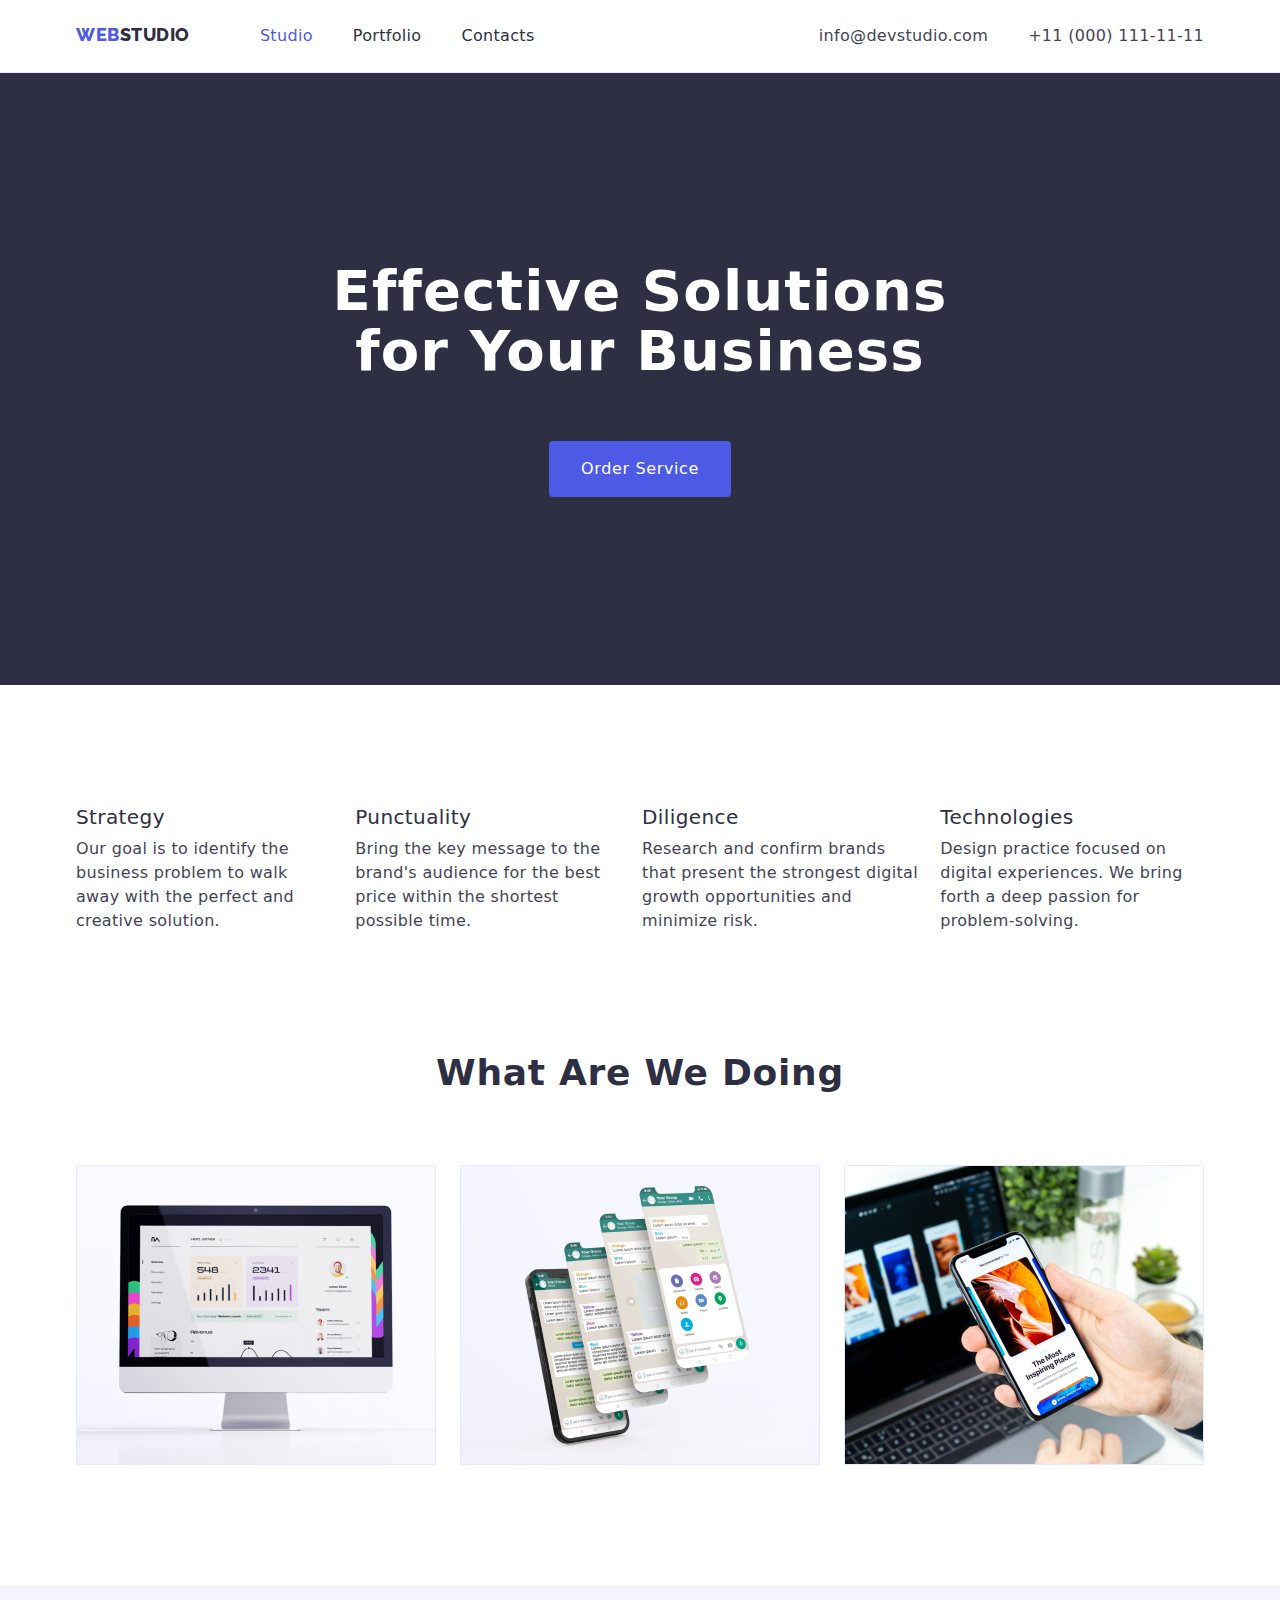
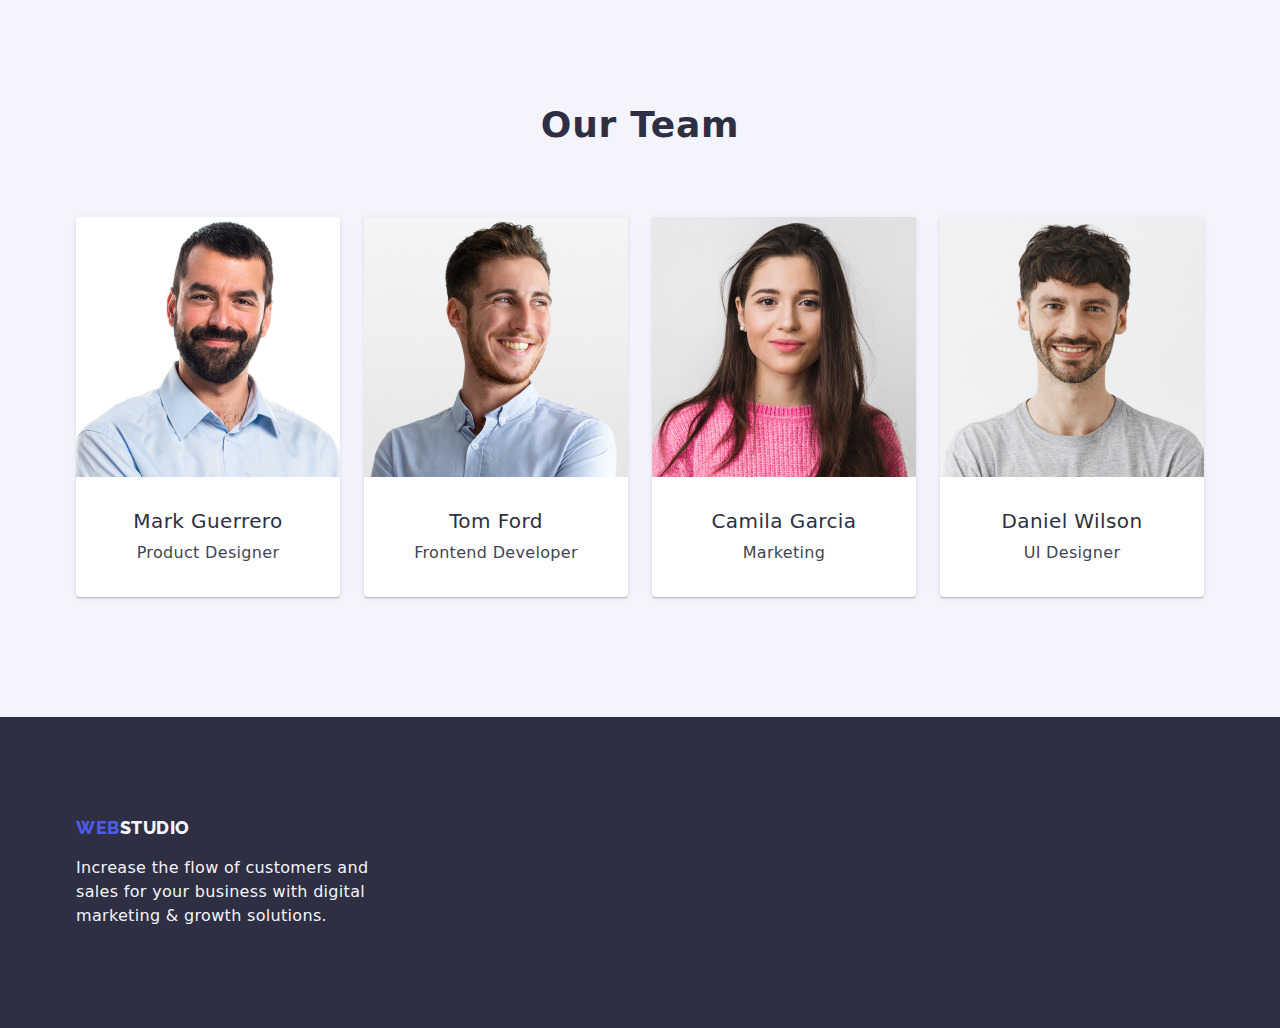
<file: index.html>
<!DOCTYPE html>
<html lang="en">
  <head>
    <meta charset="UTF-8" />
    <meta name="viewport" content="width=device-width, initial-scale=1.0" />
    <title>Web Studio</title>

    <link rel="stylesheet" href="./CSS/styles.css" />
    <link
      href="https://fonts.googleapis.com/css2?family=Raleway:wght@800&family=Roboto:wght@400;500;700;900&display=swap"
      rel="stylesheet"
    />

    <link
      href="https://cdnjs.cloudflare.com/ajax/libs/modern-normalize/2.0.0/modern-normalize.min.css"
      rel="stylesheet"
    />
  </head>
  <body>
    <header class="header">
      <div class="container header-container">
        <nav class="header-navigation">
          <a class="header-logo-link link" href="./index.html"
            ><span class="header-web web"
              >WEB<span class="header-studio studio">STUDIO</span></span
            >
          </a>
          <ul class="header-list list">
            <li class="header-item">
              <a class="header-link link current" href="./index.html">Studio</a>
            </li>
            <li class="header-item">
              <a class="header-link link" href="./portfolio.html">Portfolio</a>
            </li>
            <li class="header-item">
              <a class="header-link link" href="./">Contacts</a>
            </li>
          </ul>
        </nav>
        <ul class="header-list list">
          <li>
            <a class="header-contact link" href="mailto:info@devstudio.com"
              >info@devstudio.com</a
            >
          </li>
          <li>
            <a class="header-contact link" href="tel:+110001111111"
              >+11 (000) 111-11-11</a
            >
          </li>
        </ul>
      </div>
    </header>
    <main>
      <section class="hero">
        <div class="container hero-container">
          <h1 class="hero-title">
            Effective Solutions<br />
            for Your Business
          </h1>
          <button class="hero-button button" type="button">
            Order Service
          </button>
        </div>
      </section>
      <section class="section">
        <div class="container benefits-container">
          <ul class="benefits list">
            <li class="benefits-item">
              <h3 class="benefits-title">Strategy</h3>
              <p class="benefits-description">
                Our goal is to identify the business problem to walk away with
                the perfect and creative solution.
              </p>
            </li>
            <li class="benefits-item">
              <h3 class="benefits-title">Punctuality</h3>
              <p class="benefits-description">
                Bring the key message to the brand's audience for the best price
                within the shortest possible time.
              </p>
            </li>
            <li class="benefits-item">
              <h3 class="benefits-title">Diligence</h3>
              <p class="benefits-description">
                Research and confirm brands that present the strongest digital
                growth opportunities and minimize risk.
              </p>
            </li>
            <li class="benefits-item">
              <h3 class="benefits-title">Technologies</h3>
              <p class="benefits-description">
                Design practice focused on digital experiences. We bring forth a
                deep passion for problem-solving.
              </p>
            </li>
          </ul>
        </div>
      </section>
      <section class="section section-no-top-padding">
        <div class="container about-container">
          <h2 class="section-title">What are we doing</h2>
          <ul class="section-list list">
            <li class="section-item">
              <img
                src="./images/do1.jpg"
                alt="Monitor"
                width="360"
                height="300"
              />
            </li>
            <li class="section-item">
              <img
                src="./images/do2.jpg"
                alt="Multiple Apps"
                width="360"
                height="300"
              />
            </li>
            <li class="section-item">
              <img
                src="./images/do3.jpg"
                alt="Cellphone"
                width="360"
                height="300"
              />
            </li>
          </ul>
        </div>
      </section>
      <section class="section section-grey">
        <div class="container team-container">
          <h2 class="section-title">Our Team</h2>
          <div>
            <ul class="team list">
              <li class="team-card">
                <img
                  src="./images/team-1.jpg"
                  alt="Mark Guerrero photo"
                  width="264px"
                  height="260"
                />
                <h3 class="team-name">Mark Guerrero</h3>
                <p class="team-position">Product Designer</p>
              </li>
              <li class="team-card">
                <img
                  src="./images/team-2.jpg"
                  alt="Tom Ford photo"
                  width="264px"
                  height="260"
                />
                <h3 class="team-name">Tom Ford</h3>
                <p class="team-position">Frontend Developer</p>
              </li>
              <li class="team-card">
                <img
                  src="./images/team-3.jpg"
                  alt="Camila Garcia photo"
                  width="264px"
                  height="260"
                />
                <h3 class="team-name">Camila Garcia</h3>
                <p class="team-position">Marketing</p>
              </li>
              <li class="team-card">
                <img
                  src="./images/team-4.jpg"
                  alt="Daniel Wilson photo"
                  width="264px"
                  height="260"
                />
                <h3 class="team-name">Daniel Wilson</h3>
                <p class="team-position">UI Designer</p>
              </li>
            </ul>
          </div>
        </div>
      </section>
    </main>
    <footer class="footer">
      <div class="container footer-container">
        <a class="link" href="./index.html"
          ><span class="footer-web web"
            >WEB<span class="footer-studio white">STUDIO</span></span
          >
        </a>
        <p class="footer-text">
          Increase the flow of customers and <br />
          sales for your business with digital <br />
          marketing & growth solutions.
        </p>
      </div>
    </footer>
  </body>
</html>
</file>
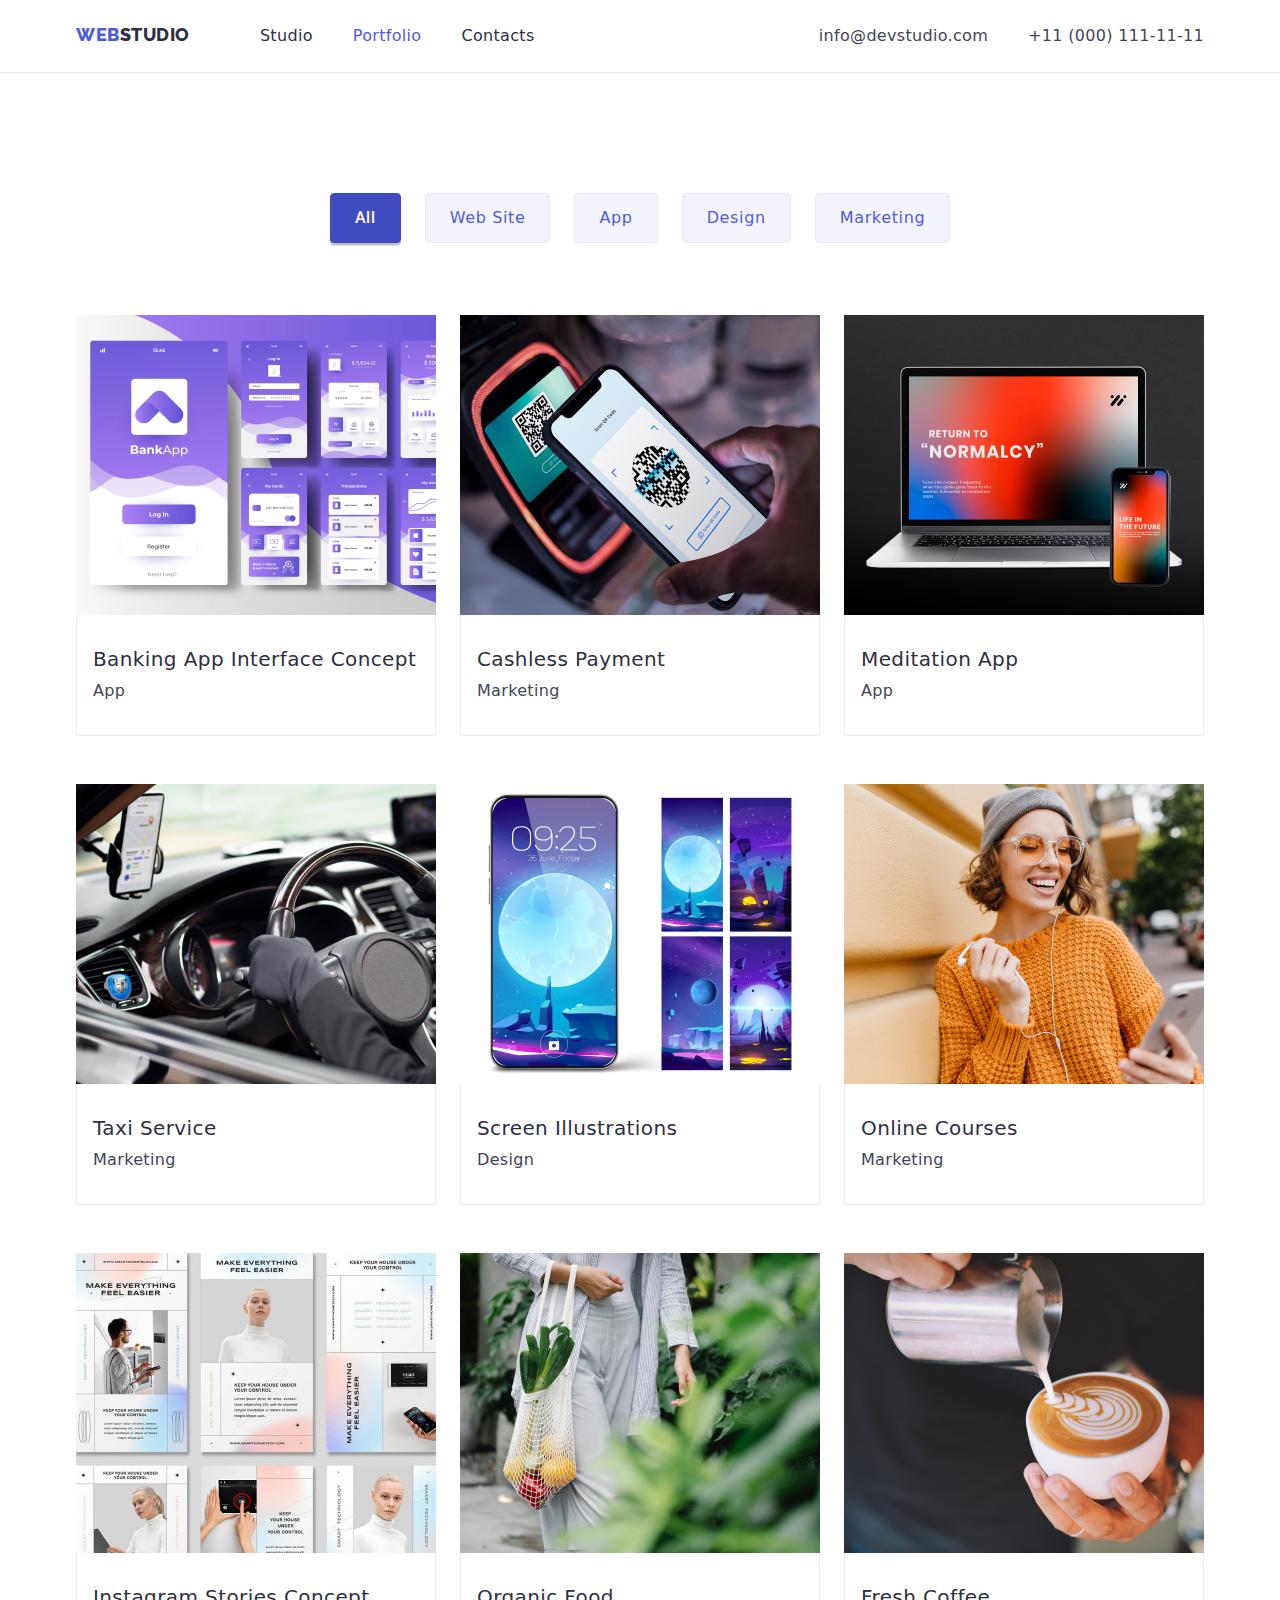
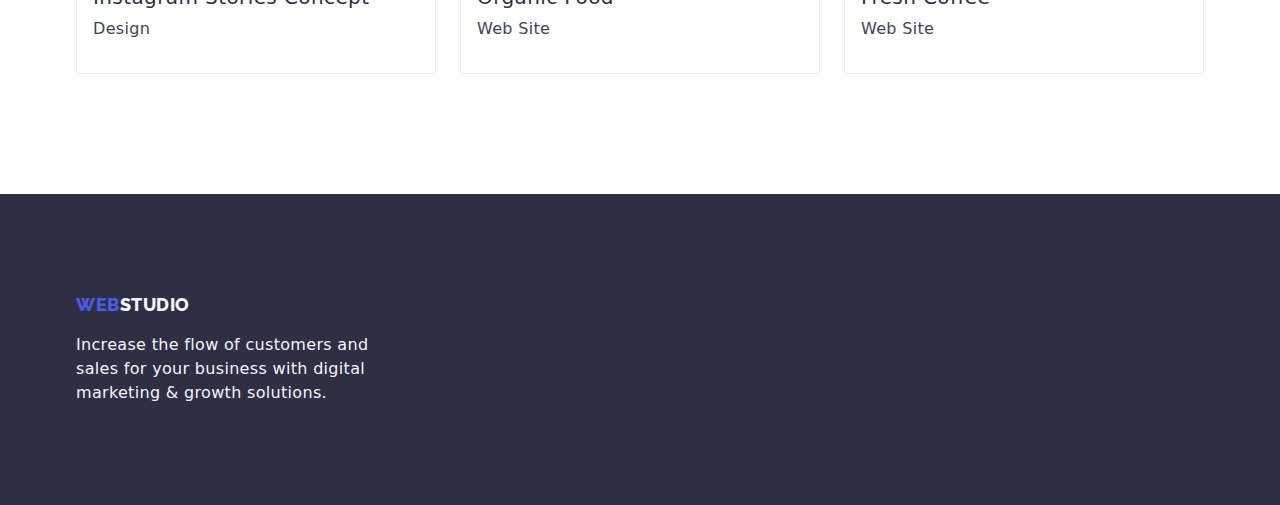
<file: portfolio.html>
<!DOCTYPE html>
<html lang="en">
  <head>
    <meta charset="UTF-8" />
    <meta name="viewport" content="width=device-width, initial-scale=1.0" />
    <title>Portfolio</title>

    <link rel="stylesheet" href="./CSS/styles.css" />
    <link
      href="https://fonts.googleapis.com/css2?family=Raleway:wght@800&family=Roboto:wght@400;500;700;900&display=swap"
      rel="stylesheet"
    />

    <link
      href="https://cdnjs.cloudflare.com/ajax/libs/modern-normalize/2.0.0/modern-normalize.min.css"
      rel="stylesheet"
    />
  </head>
  <body>
    <header class="header">
      <div class="container header-container">
        <nav class="header-navigation">
          <a class="header-logo-link link" href="./portfolio.html"
            ><span class="header-web web"
              >WEB<span class="header-studio studio">STUDIO</span></span
            ></a
          >
          <ul class="header-list list">
            <li class="header-item">
              <a class="header-link link" href="./index.html">Studio</a>
            </li>
            <li class="header-item">
              <a class="header-link link current" href="./portfolio.html"
                >Portfolio</a
              >
            </li>
            <li class="header-item">
              <a class="header-link link" href="./">Contacts</a>
            </li>
          </ul>
        </nav>
        <ul class="header-list list">
          <li>
            <a class="header-contact link" href="mailto:info@devstudio.com"
              >info@devstudio.com</a
            >
          </li>
          <li>
            <a class="header-contact link" href="tel:+110001111111"
              >+11 (000) 111-11-11</a
            >
          </li>
        </ul>
      </div>
    </header>
    <main>
      <section class="section">
        <div class="container filter-container">
          <ul class="filter list">
            <li>
              <button type="button" class="button filter-item active">
                All
              </button>
            </li>
            <li>
              <button type="button" class="filter-item">Web Site</button>
            </li>
            <li>
              <button type="button" class="filter-item">App</button>
            </li>
            <li>
              <button type="button" class="filter-item">Design</button>
            </li>
            <li>
              <button type="button" class="filter-item">Marketing</button>
            </li>
          </ul>
          <ul class="filter-card list">
            <li class="filter-box">
              <img
                src="./images/port1.jpg"
                alt="Banking app interface concept photo"
                width="360px"
                height="300"
              />
              <div class="project-text-wrapper">
                <h3 class="filter-title">Banking App Interface Concept</h3>
                <p class="filter-description">App</p>
              </div>
            </li>
            <li class="filter-box">
              <img
                src="./images/port2.jpg"
                alt="Cashless payment photo"
                width="360px"
                height="300"
              />
              <div class="project-text-wrapper">
                <h3 class="filter-title">Cashless Payment</h3>
                <p class="filter-description">Marketing</p>
              </div>
            </li>
            <li class="filter-box">
              <img
                src="./images/port3.jpg"
                alt="Computer and cellphone photo"
                width="360px"
                height="300"
              />
              <div class="project-text-wrapper">
                <h3 class="filter-title">Meditation App</h3>
                <p class="filter-description">App</p>
              </div>
            </li>
            <li class="filter-box">
              <img
                src="./images/port4.jpg"
                alt="Driving car photo"
                width="360px"
                height="300"
              />
              <div class="project-text-wrapper">
                <h3 class="filter-title">Taxi Service</h3>
                <p class="filter-description">Marketing</p>
              </div>
            </li>
            <li class="filter-box">
              <img
                src="./images/port5.jpg"
                alt="Different screen of cellphone photo"
                width="360px"
                height="300"
              />
              <div class="project-text-wrapper">
                <h3 class="filter-title">Screen Illustrations</h3>
                <p class="filter-description">Design</p>
              </div>
            </li>
            <li class="filter-box">
              <img
                src="./images/port6.jpg"
                alt="Lady watching in cellphone photo"
                width="360px"
                height="300"
              />
              <div class="project-text-wrapper">
                <h3 class="filter-title">Online Courses</h3>
                <p class="filter-description">Marketing</p>
              </div>
            </li>
            <li class="filter-box">
              <img
                src="./images/port7.jpg"
                alt="Different instagram photo"
                width="360px"
                height="300"
              />
              <div class="project-text-wrapper">
                <h3 class="filter-title">Instagram Stories Concept</h3>
                <p class="filter-description">Design</p>
              </div>
            </li>
            <li class="filter-box">
              <img
                src="./images/port8.jpg"
                alt="Lady holding fruits photo"
                width="360px"
                height="300"
              />
              <div class="project-text-wrapper">
                <h3 class="filter-title">Organic Food</h3>
                <p class="filter-description">Web Site</p>
              </div>
            </li>
            <li class="filter-box">
              <img
                src="./images/port9.jpg"
                alt="Coffee photo"
                width="360px"
                height="300"
              />
              <div class="project-text-wrapper">
                <h3 class="filter-title">Fresh Coffee</h3>
                <p class="filter-description">Web Site</p>
              </div>
            </li>
          </ul>
        </div>
      </section>
    </main>
    <footer class="footer">
      <div class="container footer-container">
        <a class="link" href="./index.html"
          ><span class="footer-web web"
            >WEB<span class="footer-studio white">STUDIO</span></span
          >
        </a>
        <p class="footer-text">
          Increase the flow of customers and <br />
          sales for your business with digital <br />
          marketing & growth solutions.
        </p>
      </div>
    </footer>
  </body>
</html>
</file>
<file: CSS/styles.css>
:root {
  --primary-logo-iris: #4d5ae5;
  --primary-text-navyblue: #2e2f42;
  --primary-background-white: #fff;
  --secondary-text-slate: #434455;
  --secondary-bottom-cloud: #f4f4fd;
  --secondary-top-cornflower: #e7e9fc;
  --secondary-button-ocean: #404bbf;
}

p,
h1,
h2,
h3,
h4,
h5,
h6 {
  margin: 0;
}

ul,
ol {
  margin: 0;
  padding: 0;
}

img {
  display: block;
}
/* general */
body {
  font-family: "Roboto", sans-serif;
  font-size: 16px;
  font-style: normal;
  font-weight: 400;
  line-height: 24px;
  letter-spacing: 0.32px;
}
/* to remove bullet */
.list {
  list-style: none;
}

/* logo */
.web {
  color: var(--primary-logo-iris);
  font-family: Raleway;
  font-size: 18px;
  font-style: normal;
  font-weight: 800;
  line-height: 21px;
  letter-spacing: 0.54px;
  text-transform: uppercase;
}

.studio {
  color: var(--primary-text-navyblue);
  font-family: Raleway;
  font-size: 18px;
  font-style: normal;
  font-weight: 800;
  line-height: 21px;
  letter-spacing: 0.54px;
  text-transform: uppercase;
}

.header {
  padding-top: 24px;
  padding-bottom: 24px;
  border-bottom: 1px solid var(--cornflower, #e7e9fc);
}

.header-contact {
  color: var(--secondary-text-slate);
}

.header-container {
  display: flex;
  justify-content: space-between;
}

.header-navigation {
  display: flex;
  align-items: center;
}

.header-list {
  display: flex;
  gap: 40px;
  margin-left: 70px;
}

.hero-container {
  text-align: center;
}

.hero {
  padding: 188px 0;
}
.container {
  width: 1158px;
  padding: 0 15px;
  margin: 0 auto;
}

/* to remove underline in link */
.link {
  text-decoration: none;
}

/* section 1 */
.hero {
  background: var(--primary-text-navyblue);
}

/* Effective Solutions for your Business*/
.hero-title {
  color: var(--primary-background-white);
  font-size: 56px;
  font-weight: 700;
  line-height: 60px;
  letter-spacing: 1.12px;
  text-align: center;
  margin-bottom: 60px;
}

/* Button or Order Service */
.button.hero-button {
  background-color: var(--primary-logo-iris);
  color: var(--primary-background-white);
  padding: 16px 32px;
  border: none;
  font-family: inherit;
  font-size: 16px;
  font-weight: 500;
  line-height: 24px;
  letter-spacing: 0.64px;
  border-radius: 4px;
  cursor: pointer;
}

.button.filter-item {
  color: var(--iris, #4d5ae5);
  text-align: center;

  /* Button Text */
  font-family: Roboto;
  font-size: 16px;
  font-style: normal;
  font-weight: 500;
  line-height: 24px; /* 150% */
  letter-spacing: 0.64px;
}

.button:hover,
.button:focus {
  background-color: var(--secondary-button-ocean);
}

/* section 2 */
.benefits-title {
  color: var(--primary-text-navyblue);
  font-size: 20px;
  font-weight: 500;
  letter-spacing: 0.4px;
  margin-bottom: 8px;
}

.benefits {
  display: flex;
  justify-content: center;
  gap: 22px;
}

.benefits-description {
  color: var(--secondary-text-slate);
}
/* What are we doing and Our Team */
.section-title {
  color: var(--primary-text-navyblue);
  font-size: 36px;
  font-style: normal;
  font-weight: 700;
  line-height: 40px;
  letter-spacing: 0.72px;
  text-transform: capitalize;
  text-align: center;
  margin-bottom: 72px;
}

.section-list {
  display: flex;
  justify-content: space-between;
}

.section {
  padding: 120px 0;
}

.section-no-top-padding {
  padding-top: 0;
}

/* section 3 */
.team-name {
  color: var(--primary-text-navyblue);
  font-size: 20px;
  font-weight: 500;
  letter-spacing: 0.4px;
}

.team-position {
  color: var(--secondary-text-slate);
}

.team {
  display: flex;
  justify-content: center;
  align-items: center;
  gap: 24px;
}

.section-grey {
  background-color: var(--secondary-bottom-cloud);
}

.team-name,
.team-position {
  text-align: center;
}

.team-name {
  margin-top: 32px;
  margin-bottom: 8px;
}

.team-card {
  border-radius: 0px 0px 4px 4px;
  background: var(--white, #fff);
  box-shadow: 0px 2px 1px 0px rgba(46, 47, 66, 0.08),
    0px 1px 1px 0px rgba(46, 47, 66, 0.16),
    0px 1px 6px 0px rgba(46, 47, 66, 0.08);
  padding-bottom: 32px;
}

/* footer */
.footer {
  padding: 100px 0;
  background-color: var(--primary-text-navyblue);
}

/* Studio color of footer */
.white {
  color: var(--secondary-bottom-cloud);
  font-family: Raleway;
  font-size: 18px;
  font-weight: 800;
  line-height: 21px;
  letter-spacing: 0.54px;
  text-transform: uppercase;
}

.footer-text {
  color: var(--secondary-bottom-cloud);
  margin-top: 15px;
}

.footer-container {
  display: flex;
  flex-direction: column;
}

/* Portfolio page */
.filter-title {
  color: var(--primary-text-navyblue);
  font-size: 20px;
  font-weight: 500;
  letter-spacing: 0.4px;
}

.filter-description {
  color: var(--secondary-text-slate);
}

/* buttons */
.filter-item {
  color: var(--primary-button-color);
  background-color: var(--secondary-bottom-cloud);
  font-family: inherit;
  font-size: 16px;
  font-style: normal;
  font-weight: 500;
  line-height: 24px;
  letter-spacing: 0.64px;
  border-color: transparent;
  border-radius: 4px;
  cursor: pointer;
  border: 1px solid var(--secondary-top-cornflower);
  padding: 12px 24px;
}

.header-link {
  color: var(--primary-text-navyblue);
  font-size: 16px;
  font-weight: 500;
  letter-spacing: 0.32px;
}

.header-contact:hover,
.header-contact:focus {
  color: var(--primary-logo-iris);
}
.header-link:hover,
.header-link:focus {
  color: var(--primary-logo-iris);
}

.header-link.current {
  color: var(--primary-logo-iris);
}

.filter-item {
  color: var(--primary-logo-iris);
  font-size: 16px;
  font-weight: 500;
  letter-spacing: 0.64px;
}

.filter-item:hover,
.filter-item:focus,
.filter-item.active {
  background-color: var(--secondary-button-ocean);
  color: var(--primary-background-white);
  border-color: var(--secondary-button-ocean);
  box-shadow: 0px 2px 2px 0px rgba(0, 0, 0, 0.12),
    0px 2px 1px 0px rgba(0, 0, 0, 0.08), 0px 3px 1px 0px rgba(0, 0, 0, 0.1);
}

/* For the portfolio CSS */
.filter {
  display: flex;
  align-items: center;
  justify-content: center;
  gap: 24px;
  margin-bottom: 72px;
}

.filter-card {
  display: flex;
  flex-wrap: wrap;
  gap: 48px 24px;
}

.filter-box {
  background: var(--white, #fff);
}

.filter-description {
  margin-top: 8px;
}

.project-text-wrapper {
  border: 1px solid var(--cornflower, #e7e9fc);
  border-top: none;
  padding: 32px 16px;
}
</file>
